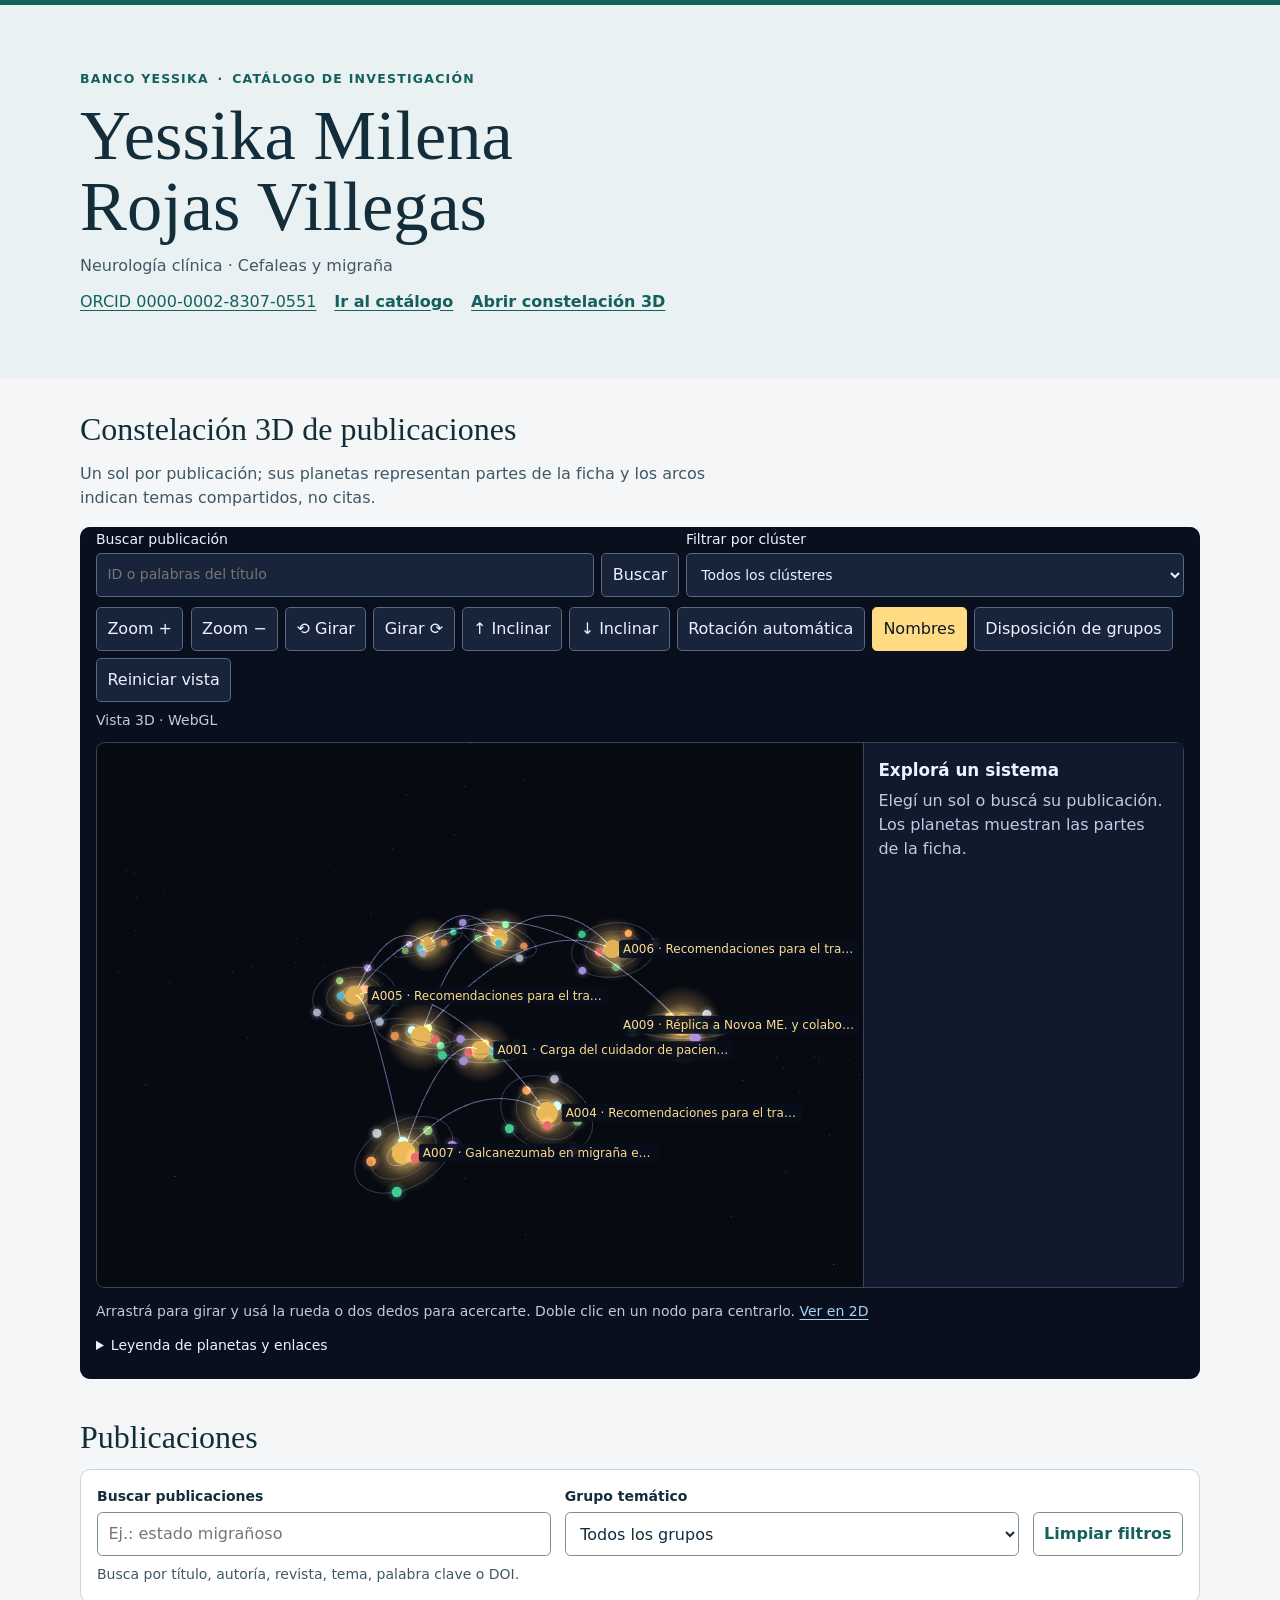
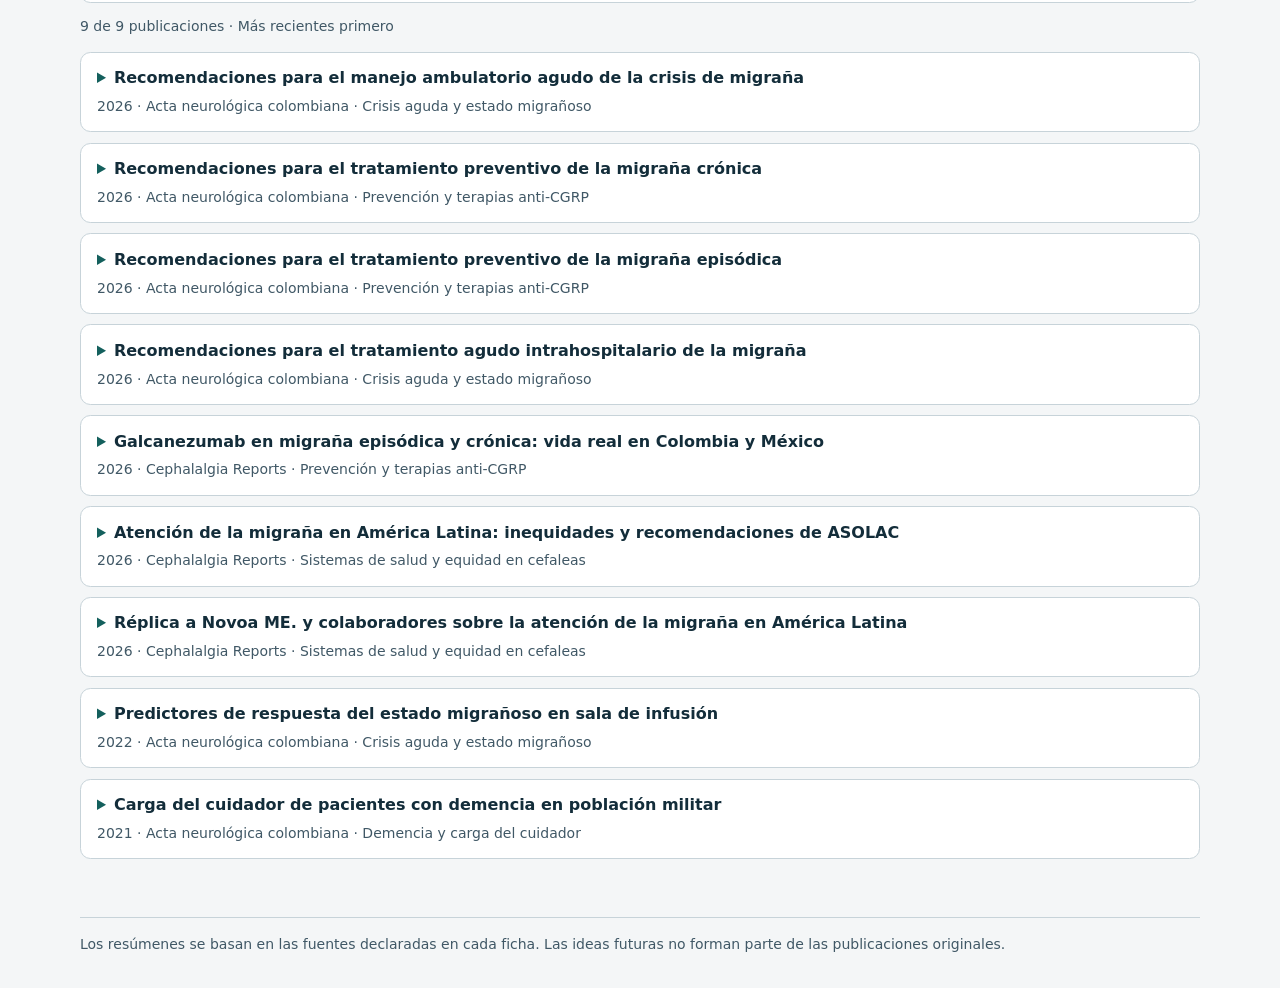
<file: index.html>
<!doctype html>
<html lang="es">
<head>
  <meta charset="utf-8">
  <meta name="viewport" content="width=device-width, initial-scale=1">
  <meta http-equiv="refresh" content="0; url=./docs/">
  <title>Banco Yessika</title>
</head>
<body><p><a href="./docs/">Abrir Banco Yessika</a></p></body>
</html>
</file>
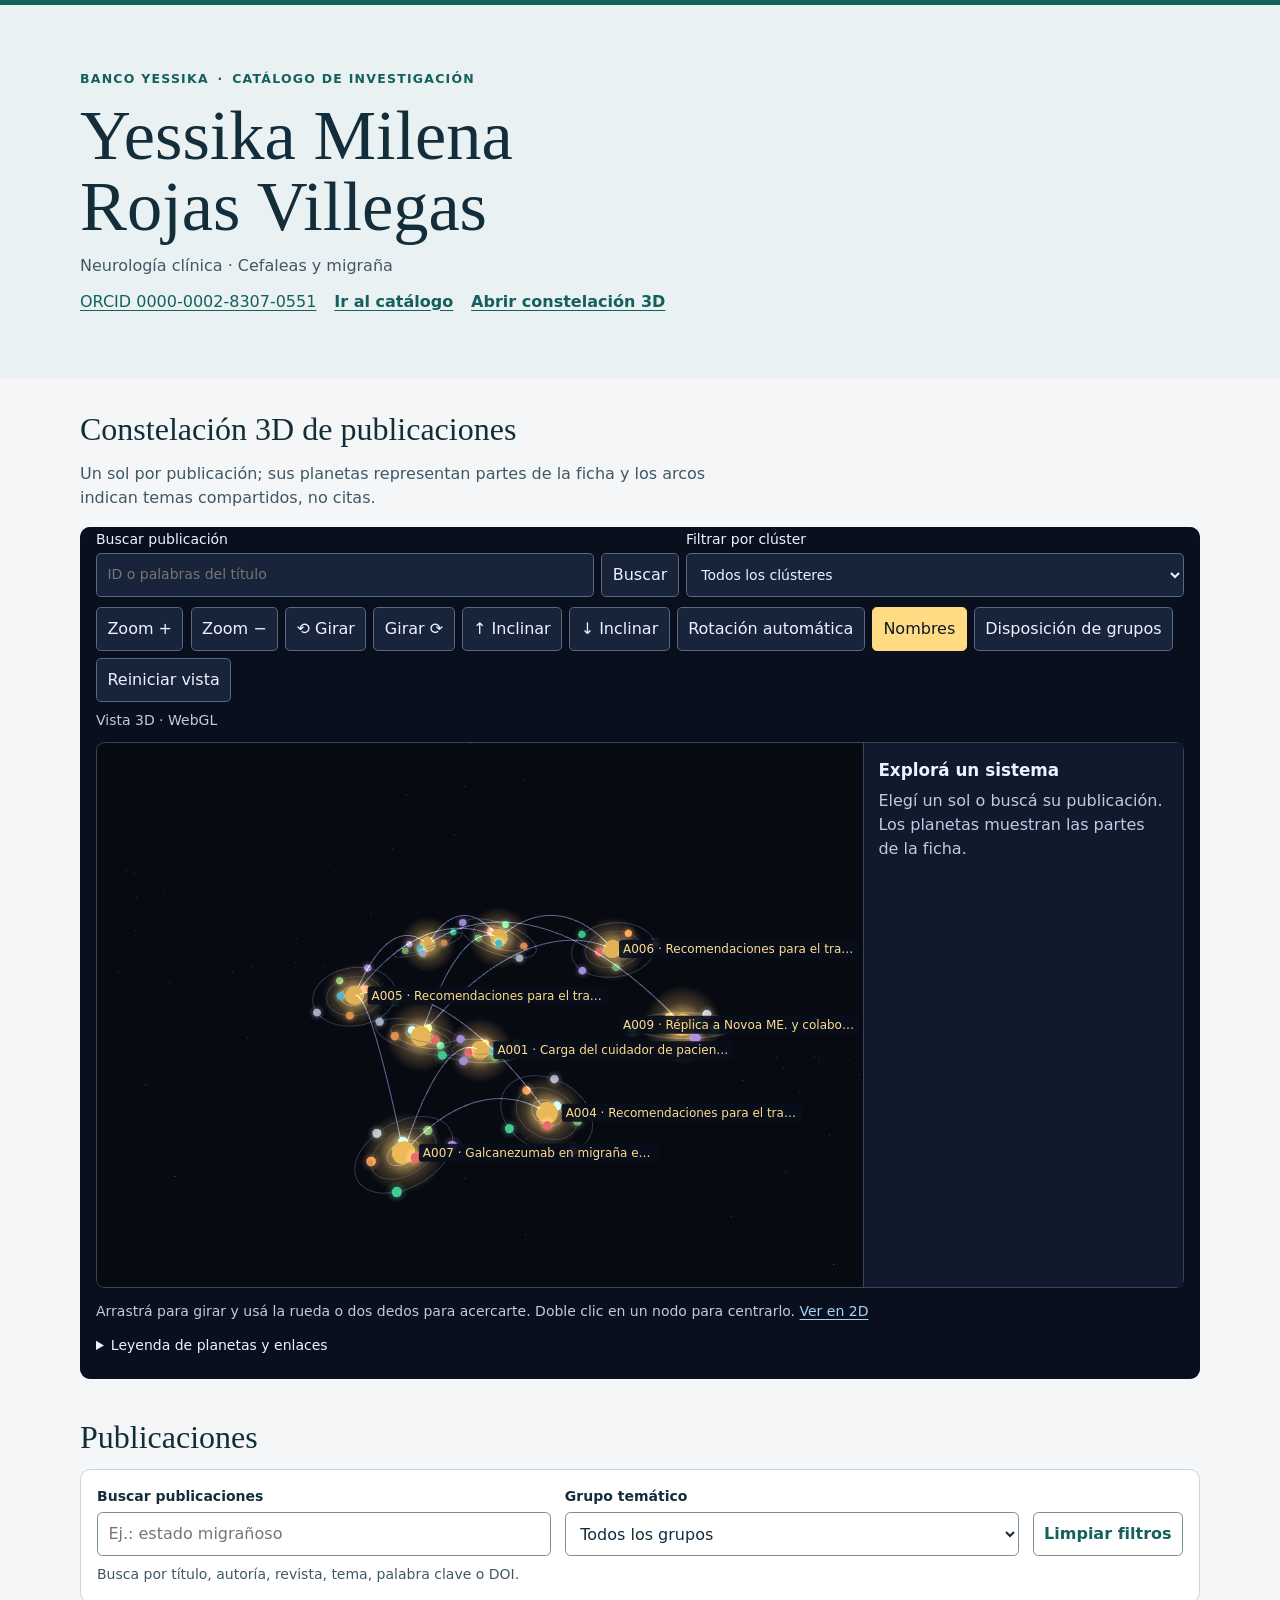
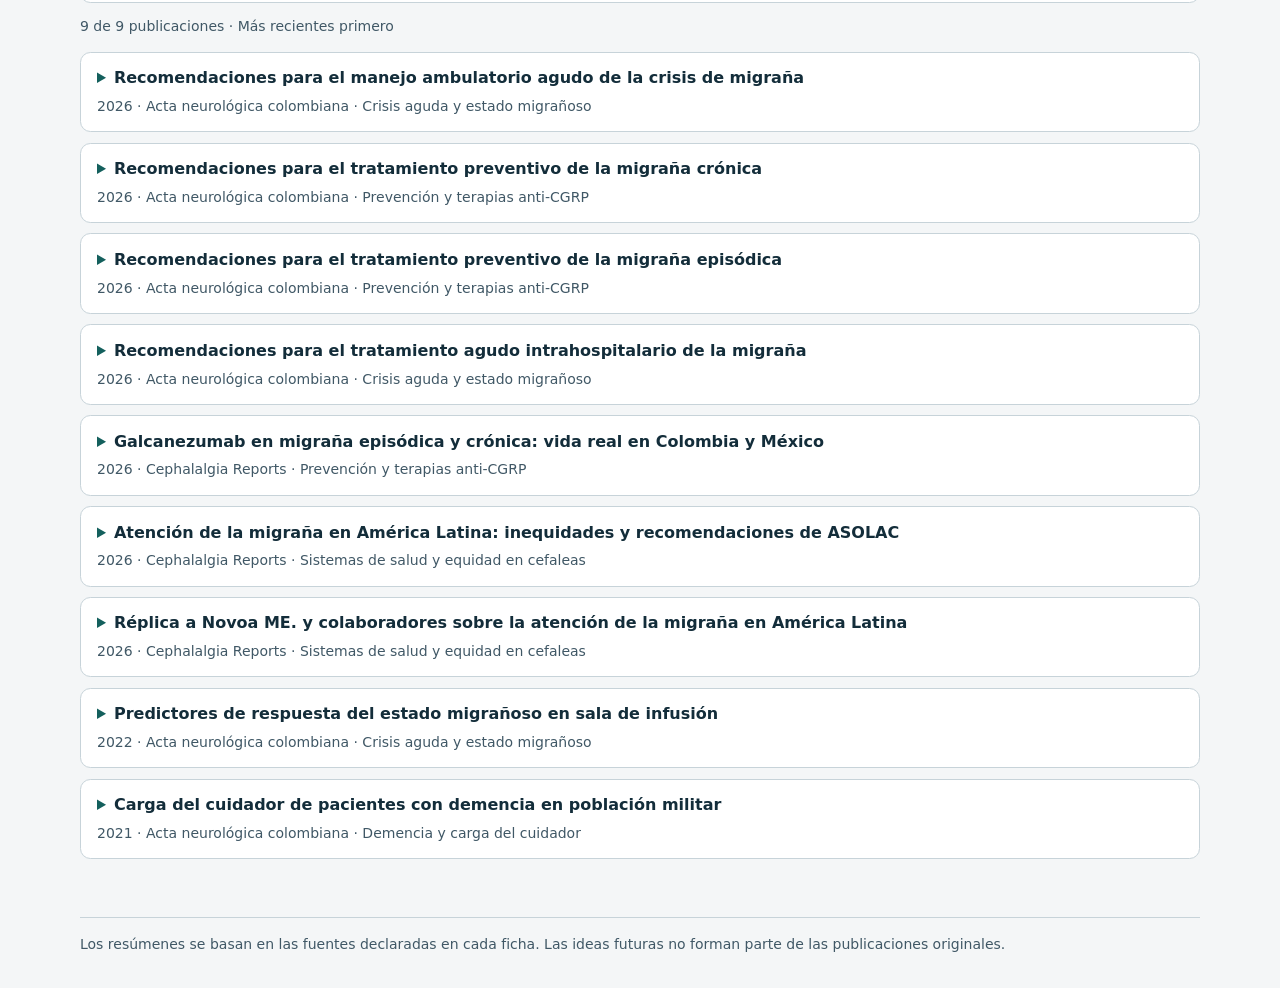
<file: docs/index.html>
<!doctype html>
<html lang="es">
<head>
  <meta charset="utf-8">
  <meta name="viewport" content="width=device-width, initial-scale=1">
  <title>Banco Yessika | Publicaciones</title>
  <meta name="description" content="Catálogo de publicaciones de Yessika Milena Rojas Villegas sobre neurología, cefaleas y migraña.">
  <link rel="stylesheet" href="estilos.css">
  <script src="tablero.js" defer></script>
</head>
<body>
  <header class="cabecera">
    <div class="contenedor">
      <p class="marca">Banco Yessika <span>·</span> Catálogo de investigación</p>
      <h1>Yessika Milena<br>Rojas Villegas</h1>
      <p class="subtitulo">Neurología clínica · Cefaleas y migraña</p>
      <a href="https://orcid.org/0000-0002-8307-0551">ORCID 0000-0002-8307-0551</a>
      <a class="ir-catalogo" href="#titulo-catalogo">Ir al catálogo</a>
      <a class="ir-catalogo" href="constelacion.html">Abrir constelación 3D</a>
    </div>
  </header>
  <main class="contenedor" id="catalogo">
    <section id="constelacion" aria-labelledby="titulo-red">
      <h2 id="titulo-red">Constelación 3D de publicaciones</h2>
      <p>Un sol por publicación; sus planetas representan partes de la ficha y los arcos indican temas compartidos, no citas.</p>
      <iframe id="visor-integrado" src="constelacion.html?embed=1" title="Constelación 3D de publicaciones"></iframe>
    </section>
    <h2 id="titulo-catalogo">Publicaciones</h2>
    <div class="filtros" id="filtros" hidden>
      <div class="campo">
        <label for="buscar">Buscar publicaciones</label>
        <input id="buscar" type="search" aria-describedby="alcance" placeholder="Ej.: estado migrañoso">
      </div>
      <div class="campo">
        <label for="grupo">Grupo temático</label>
        <select id="grupo"><option value="">Todos los grupos</option></select>
      </div>
      <button id="limpiar" type="button">Limpiar filtros</button>
      <p id="alcance">Busca por título, autoría, revista, tema, palabra clave o DOI.</p>
    </div>
    <noscript><p>Activa JavaScript para consultar el catálogo interactivo.</p></noscript>
    <p class="estado" id="estado" role="status"></p>
    <p id="vacio" hidden>No hay publicaciones con esos criterios. Prueba con otro término o limpia los filtros.</p>
    <ul id="publicaciones" aria-label="Resultados de publicaciones"></ul>
  </main>
  <footer class="contenedor pie">Los resúmenes se basan en las fuentes declaradas en cada ficha. Las ideas futuras no forman parte de las publicaciones originales.</footer>
</body>
</html>
</file>
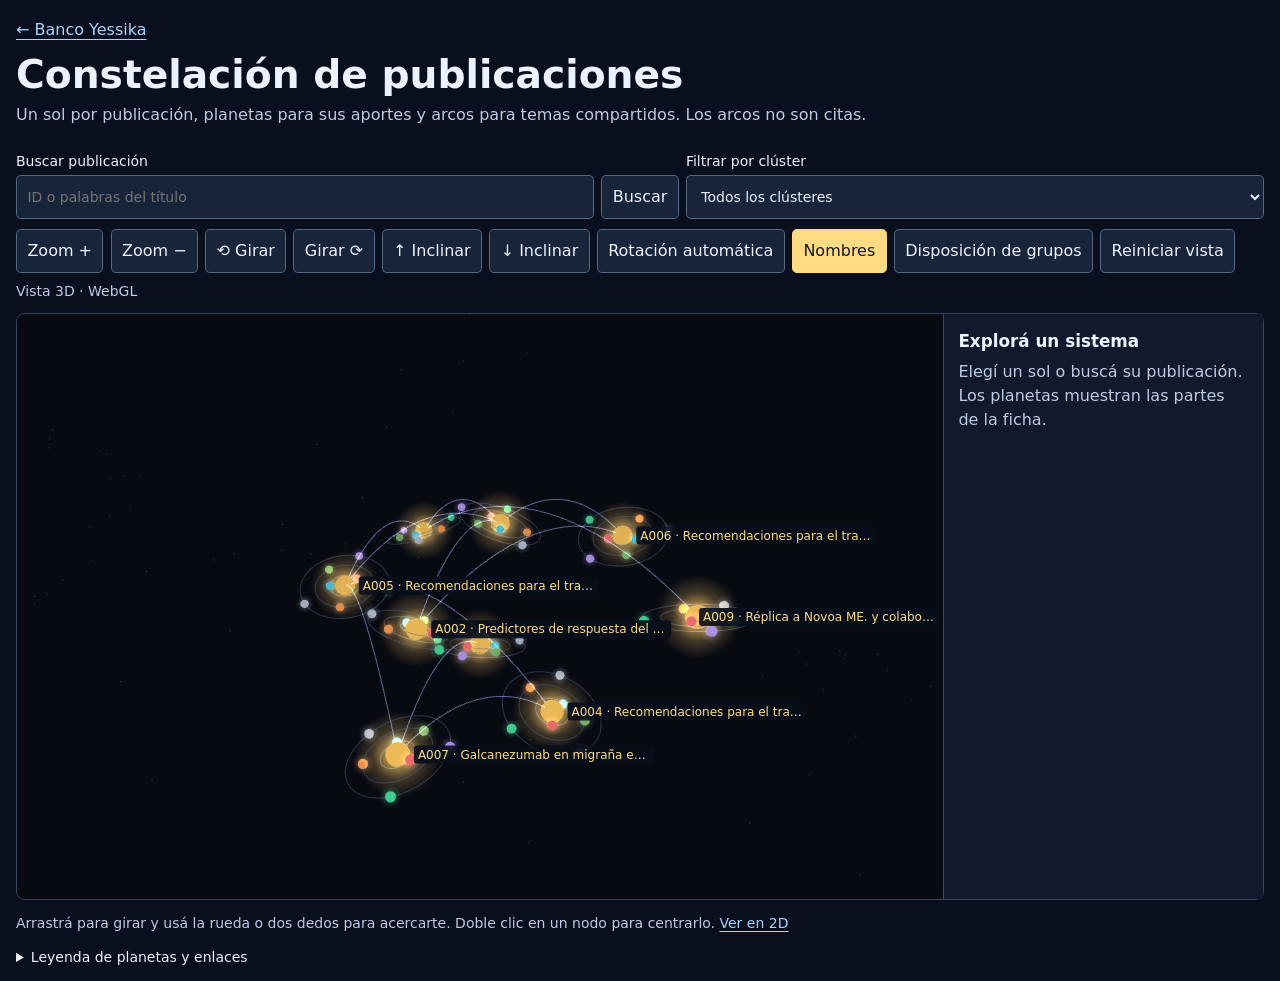
<file: docs/constelacion.html>
<!doctype html>
<html lang="es">
<head>
  <meta charset="utf-8">
  <meta name="viewport" content="width=device-width, initial-scale=1">
  <title>Constelación de publicaciones | Banco Yessika</title>
  <link rel="stylesheet" href="atlas.css">
  <script type="importmap">{"imports":{"three":"./vendor/three/three.module.js"}}</script>
  <script type="module" src="atlas.js"></script>
</head>
<body>
  <header>
    <a href="./">← Banco Yessika</a>
    <h1>Constelación de publicaciones</h1>
    <p>Un sol por publicación, planetas para sus aportes y arcos para temas compartidos. Los arcos no son citas.</p>
  </header>
  <main>
    <form class="selector" id="buscar-atlas">
      <label>Buscar publicación<input id="publicacion" type="search" list="publicaciones-atlas" placeholder="ID o palabras del título"></label>
      <datalist id="publicaciones-atlas"></datalist>
      <button type="submit">Buscar</button>
      <label>Filtrar por clúster<select id="cluster"><option value="">Todos los clústeres</option></select></label>
    </form>
    <div class="controles" role="group" aria-label="Controles de cámara">
      <button id="mas">Zoom +</button><button id="menos">Zoom −</button>
      <button id="izquierda" aria-label="Girar a la izquierda">⟲ Girar</button><button id="derecha" aria-label="Girar a la derecha">Girar ⟳</button>
      <button id="arriba" aria-label="Inclinar hacia arriba">↑ Inclinar</button><button id="abajo" aria-label="Inclinar hacia abajo">↓ Inclinar</button>
      <button id="rotacion" aria-pressed="false">Rotación automática</button>
      <button id="nombres" aria-pressed="true">Nombres</button>
      <button id="disposicion" aria-pressed="false">Disposición de grupos</button>
      <button id="reiniciar">Reiniciar vista</button>
    </div>
    <p id="estado-atlas" role="status">Cargando constelación…</p>
    <div class="marco">
      <div id="cielo" aria-label="Cielo de publicaciones">
        <div id="nombres-atlas" aria-hidden="true"></div>
        <div id="pista-atlas" aria-hidden="true" hidden></div>
      </div>
      <aside id="lectura-atlas" aria-label="Lectura del sistema">
        <div id="detalle-atlas" aria-live="polite"><h2>Explorá un sistema</h2><p>Elegí un sol o buscá su publicación. Los planetas muestran las partes de la ficha.</p></div>
        <div id="planetas" role="group" aria-label="Planetas de la publicación"></div>
      </aside>
    </div>
    <p class="pie">Arrastrá para girar y usá la rueda o dos dedos para acercarte. Doble clic en un nodo para centrarlo. <a id="modo-atlas" href="?view=2d">Ver en 2D</a></p>
    <details class="pie"><summary>Leyenda de planetas y enlaces</summary><ul id="leyenda-atlas"></ul></details>
    <noscript><p>Necesitás JavaScript para girar la constelación. <a href="./">Consultar el catálogo</a>.</p></noscript>
  </main>
</body>
</html>
</file>
<file: docs/estilos.css>
:root {
  color-scheme: light;
  --fondo: #f4f6f7;
  --papel: #fff;
  --texto: #132d3a;
  --muted: #405866;
  --acento: #14605d;
  --borde: #c7d3d9;
  font: 1rem/1.55 system-ui, sans-serif;
  color: var(--texto);
  background: var(--fondo);
}

* { box-sizing: border-box; }
[hidden] { display: none !important; }
body, h1, h2, h3, h4, p { margin: 0; }
a { color: var(--acento); text-underline-offset: .19em; }
:focus-visible { outline: 3px solid #a4470c; outline-offset: 3px; }
.contenedor { width: min(70rem, calc(100% - clamp(2rem, 7vw, 8rem))); margin-inline: auto; }
.cabecera { background: #e9f1f2; border-block-start: .35rem solid var(--acento); padding-block: clamp(2rem, 5vw, 4rem); }
.marca { color: var(--acento); font-size: .78rem; letter-spacing: .1em; text-transform: uppercase; font-weight: 750; }
.marca span { margin-inline: .25em; }
h1 { font: 500 clamp(2.4rem, 5.5vw, 4.7rem)/1.02 Georgia, serif; margin-block: .7rem; }
.subtitulo { color: var(--muted); margin-block-end: .65rem; }
.ir-catalogo { display: inline-block; margin-inline-start: .8rem; font-weight: 650; }
main { padding-block: 2rem 3rem; }
h2 { font: 500 2rem/1.2 Georgia, serif; margin-block-end: .8rem; }
.filtros {
  display: grid;
  grid-template-columns: minmax(0, 1fr) minmax(0, 1fr) auto;
  align-items: end;
  gap: .5rem .85rem;
  padding: 1rem;
  background: var(--papel);
  border: 1px solid var(--borde);
  border-radius: .65rem;
}
label { display: block; font-size: .875rem; font-weight: 650; margin-block-end: .3rem; }
input, select, button {
  font: inherit;
  color: inherit;
  background: var(--papel);
  border: 1px solid #778e9b;
  border-radius: .35rem;
  min-height: 2.75rem;
  padding: .45rem .65rem;
}
input, select { width: 100%; }
button { color: var(--acento); cursor: pointer; font-weight: 650; }
button:hover { background: #e9f1f2; }
#alcance { grid-column: 1 / -1; }
#alcance, .estado, .meta, .pie, .origen { color: var(--muted); font-size: .875rem; }
.estado { margin-block: .85rem; }
#publicaciones { list-style: none; padding: 0; margin: 0; }
#publicaciones li { margin-block: .65rem; }
details { background: var(--papel); border: 1px solid var(--borde); border-radius: .65rem; }
summary { padding: .85rem 1rem; cursor: pointer; border-radius: .65rem; overflow-wrap: anywhere; }
summary::marker { color: var(--acento); }
.titulo { font-weight: 720; }
.meta { display: block; margin-block-start: .3rem; }
.ficha { padding: 1rem; border-block-start: 1px solid var(--borde); overflow-wrap: anywhere; }
.ficha h4 { margin-block: .9rem .2rem; }
.ficha .origen { margin-block-end: .7rem; }
.enlaces { display: flex; flex-wrap: wrap; gap: .5rem 1rem; margin-block-start: .9rem; }
.pie { border-block-start: 1px solid var(--borde); padding-block: 1rem 2rem; }
@media (max-width: 46rem) {
  .ir-catalogo { display: block; width: fit-content; margin: .5rem 0 0; }
  .filtros { grid-template-columns: minmax(0, 1fr); }
  button { justify-self: start; }
}

#constelacion { margin-block-end: 2.4rem; }
#constelacion p { max-width: 65ch; color: var(--muted); margin-block-end: 1rem; }
#visor-integrado { display: block; width: 100%; min-height: 32rem; border: 0; border-radius: .65rem; background: #090f1c; }
</file>
<file: docs/atlas.css>
:root { color-scheme: dark; font: 1rem/1.5 system-ui, sans-serif; color: #edf2ff; background: #090f1c; }
* { box-sizing: border-box; }
[hidden] { display: none !important; }
body { margin: 0; }
a { color: #a5d4ff; text-underline-offset: .22em; }
:focus-visible { outline: 2px solid #ffdc83; outline-offset: 3px; }
header, main { width: min(100% - 2rem, 86rem); margin-inline: auto; }
header { padding-block: 1.15rem .65rem; }
h1 { margin: .25em 0 0; font-size: clamp(1.5rem, 4vw, 2.45rem); line-height: 1.15; }
p { margin-block: .35rem .85rem; color: #bfcae3; }
.selector, .controles, #planetas { display: flex; gap: .45rem; flex-wrap: wrap; }
.selector label { flex: 1 1 15rem; display: grid; gap: .2rem; min-width: 0; font-size: .875rem; }
.controles { margin-top: .65rem; }
.selector { align-items: end; }
button, select, input { font: inherit; min-height: 2.75rem; padding: .35rem .65rem; color: inherit; background: #18243a; border: 1px solid #566987; border-radius: .3rem; }
select, input { width: 100%; min-width: 0; }
#pista-atlas { position: absolute; z-index: 2; left: .65rem; bottom: .65rem; max-width: calc(100% - 1.3rem); padding: .3rem .55rem; border-radius: .3rem; background: #142240; color: #f6e4a4; pointer-events: none; font-size: .82rem; }
button { cursor: pointer; }
button[aria-pressed="true"] { color: #111827; background: #ffdc83; border-color: #ffdc83; }
#estado-atlas { min-height: 1.5rem; margin-block: .5rem; font-size: .875rem; }
.marco { display: grid; grid-template-columns: minmax(0, 1fr) minmax(14rem, 20rem); border: 1px solid #364662; border-radius: .55rem; }
#cielo { position: relative; height: clamp(370px, 65vh, 740px); isolation: isolate; background: radial-gradient(ellipse at 50% 45%, #151e38, #060913 75%); border-radius: inherit; }
#cielo canvas, #nombres-atlas { position: absolute; inset: 0; display: block; width: 100%; height: 100%; border-radius: inherit; }
#cielo canvas { touch-action: none; cursor: grab; }
#cielo canvas:active { cursor: grabbing; }
#nombres-atlas { z-index: 1; pointer-events: none; overflow: hidden; }
#nombres-atlas span { position: absolute; max-width: min(15rem, 53%); overflow: hidden; white-space: nowrap; text-overflow: ellipsis; color: #ffdd8b; background: #090f1ce8; padding-inline: .25rem; border-radius: .2rem; font-size: .75rem; }
aside { min-width: 0; padding: .9rem; background: #101a2c; border-inline-start: 1px solid #364662; overflow-wrap: anywhere; }
aside h2 { margin: 0 0 .35rem; font-size: 1.05rem; }
#planetas { margin-block-start: .8rem; }
#planetas button { font-size: .78rem; }
.pie { margin-block: .8rem; font-size: .875rem; }
#leyenda-atlas { display: flex; flex-wrap: wrap; gap: .6rem 1.3rem; padding-inline-start: 1.3rem; }
#leyenda-atlas li::marker { color: var(--planeta); }
@media (max-width: 49rem) {
  .marco { grid-template-columns: minmax(0, 1fr); }
  #cielo { height: clamp(300px, 52vh, 520px); }
  aside { border-inline-start: 0; border-block-start: 1px solid #364662; }
}

.atlas-integrado header { display: none; }
.atlas-integrado main { padding-block: .1rem .6rem; }
.atlas-integrado #cielo { height: clamp(19rem, 54vw, 34rem); }
</file>
